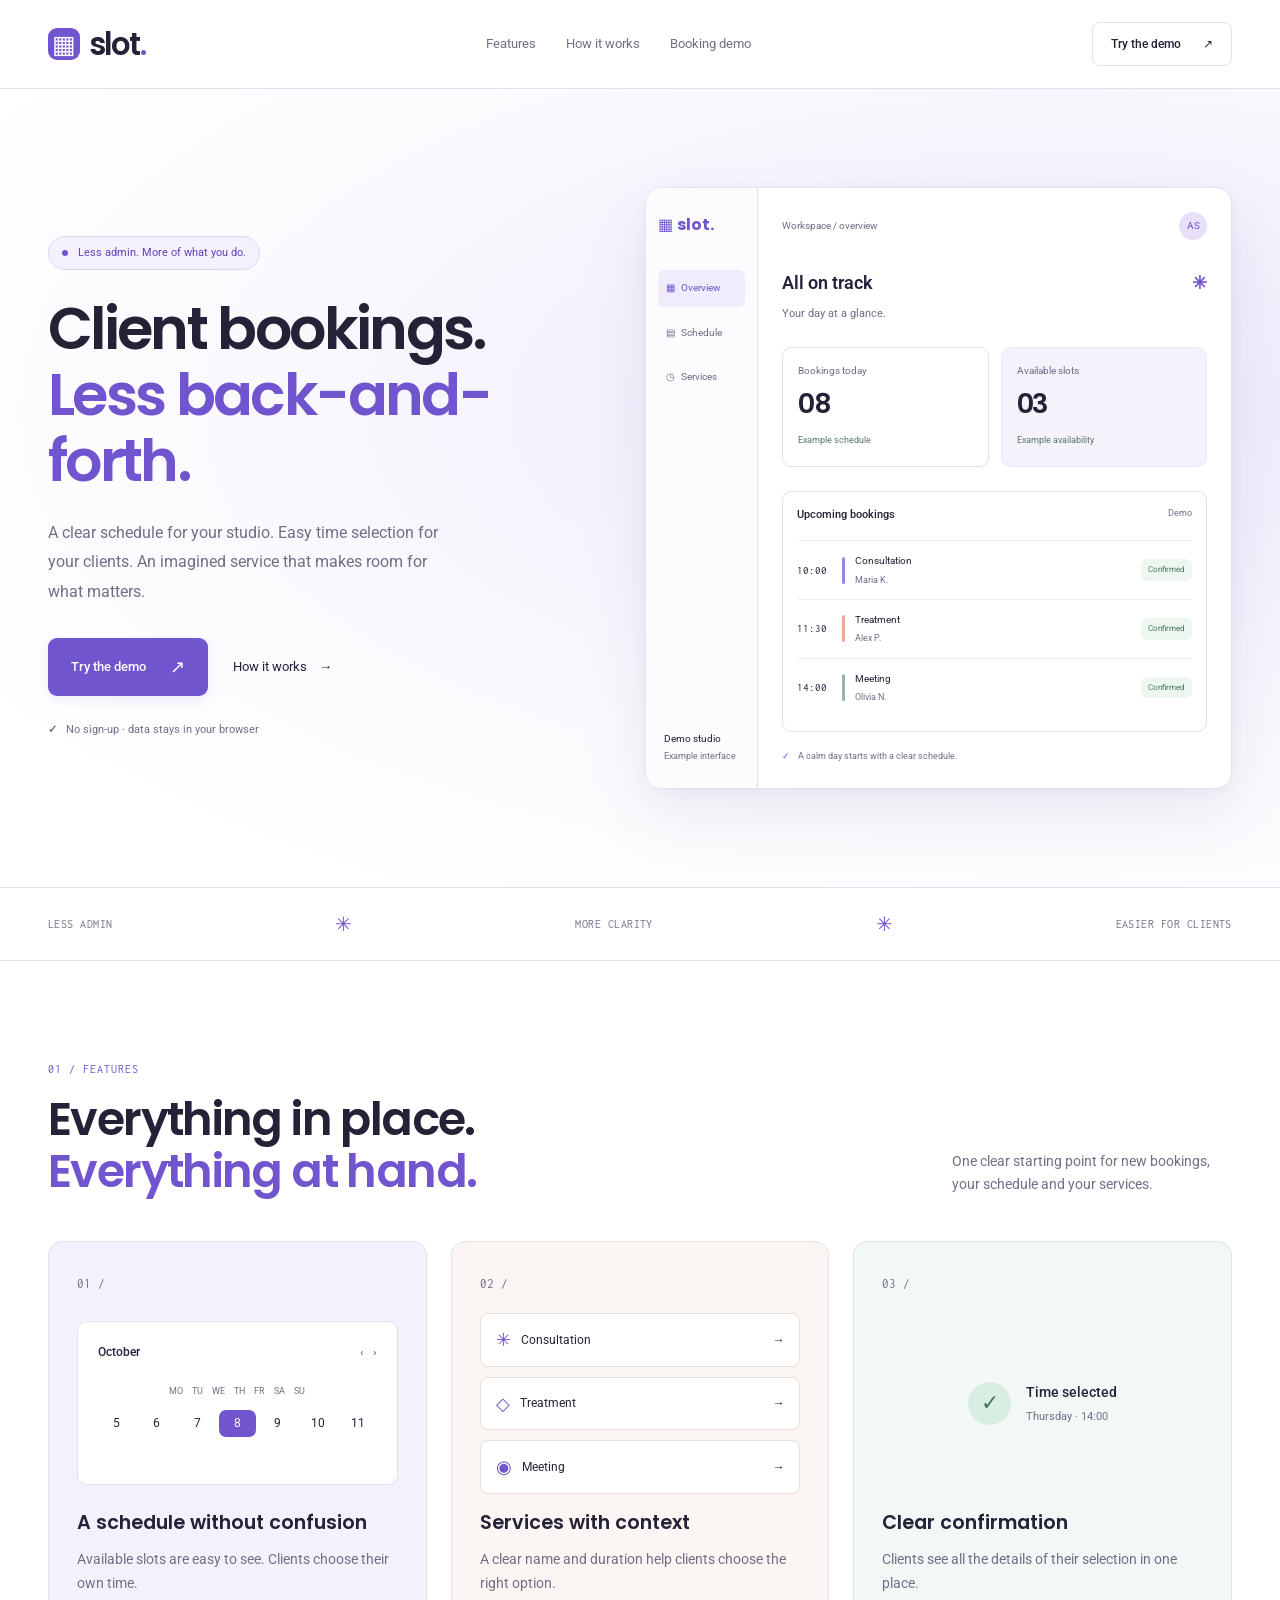
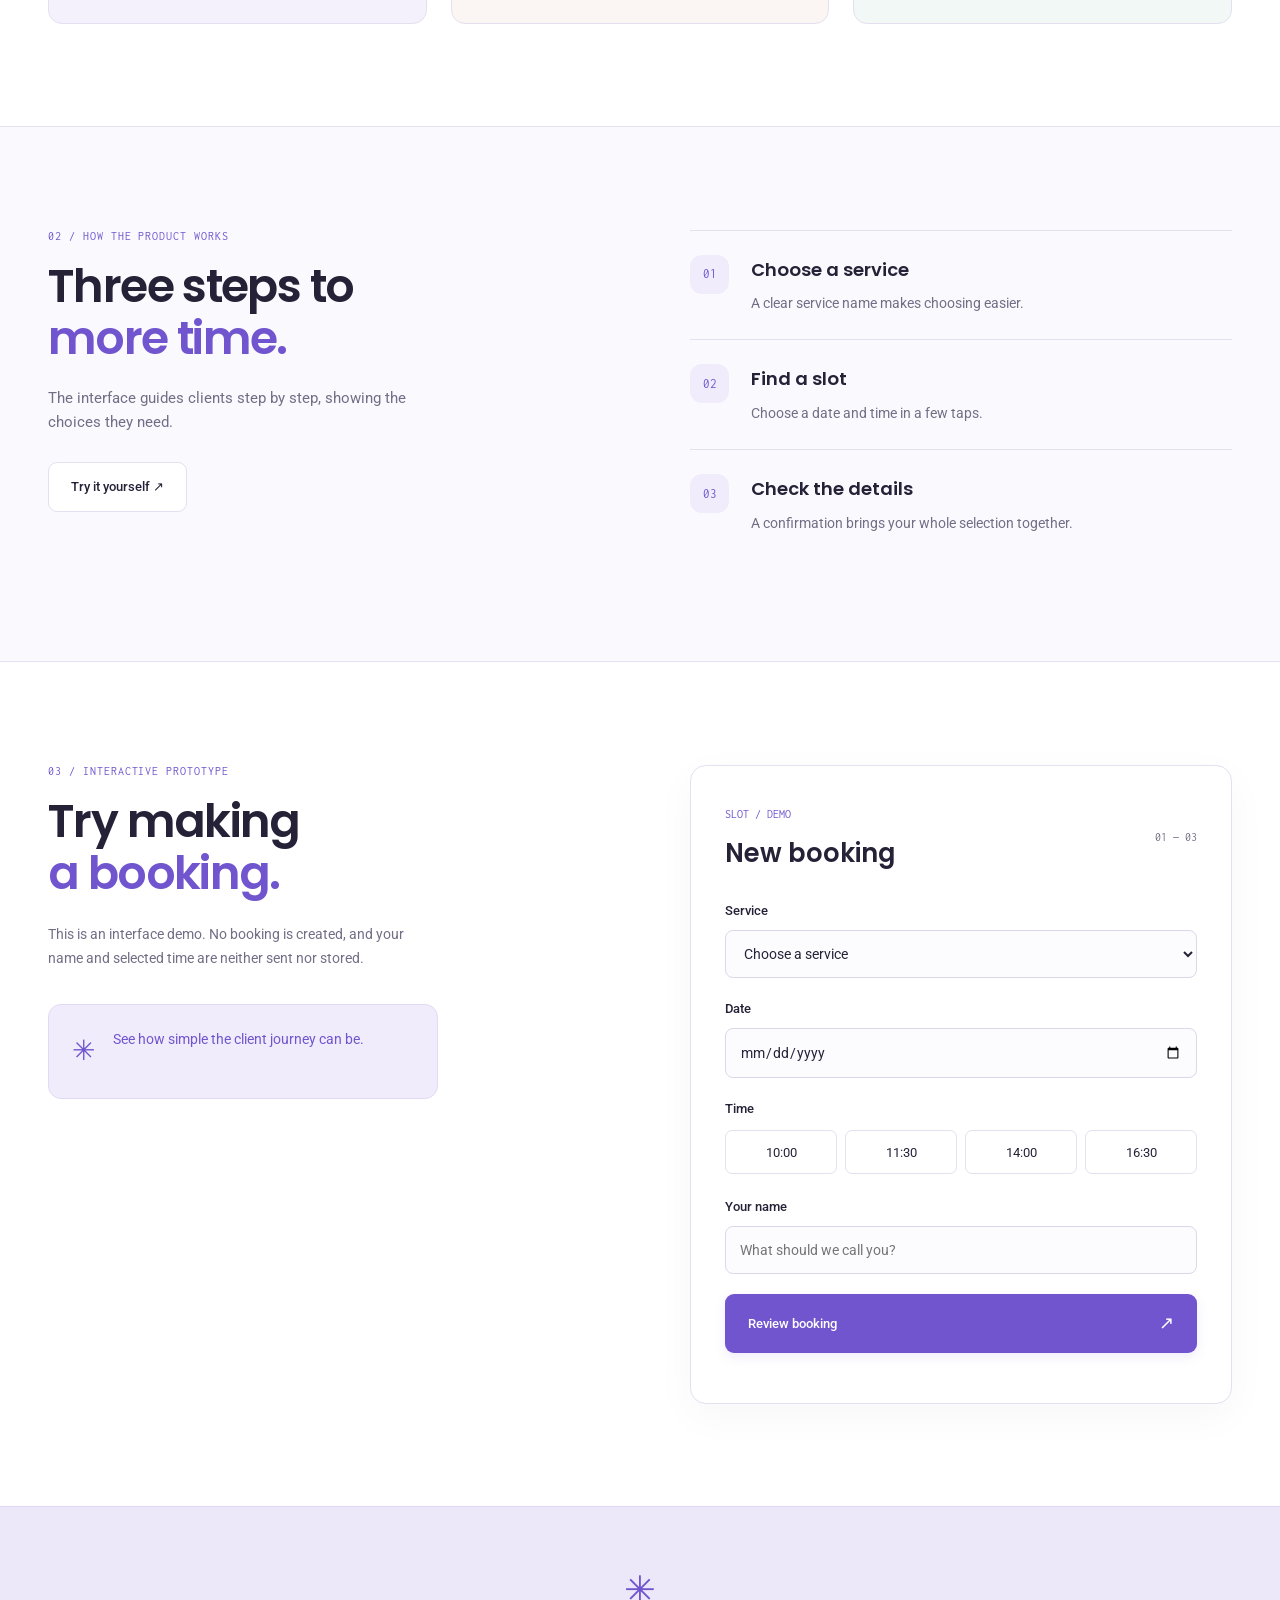
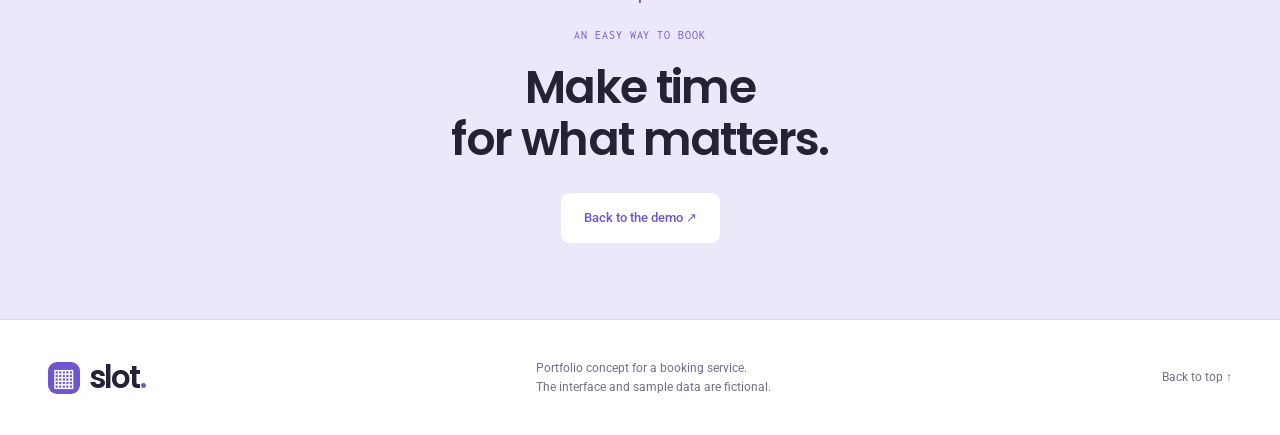
<file: index.html>
<!doctype html>
<html lang="en">
<head>
  <meta charset="utf-8"><meta name="viewport" content="width=device-width, initial-scale=1">
  <meta name="description" content="SLOT — a portfolio concept for a booking service for small studios. Explore a clear schedule and a browser-local booking demo.">
  <meta name="theme-color" content="#f7f6fc"><title>SLOT — booking without the back-and-forth</title>
  <link rel="stylesheet" href="assets/fonts/fonts.css">
  <link rel="stylesheet" href="css/style.css"><script src="js/script.en.js" defer></script>
</head>
<body id="top">
  <a class="skip-link" href="#main">Skip to content</a>
  <header class="header"><div class="wrap header-inner"><a class="logo" href="#top" aria-label="SLOT — back to top"><span class="logo-icon" aria-hidden="true">▦</span>slot<span class="logo-dot">.</span></a><button class="menu-toggle" type="button" aria-label="Open menu" aria-expanded="false" aria-controls="nav">☰</button><nav id="nav" class="nav" aria-label="Main navigation"><a href="#features">Features</a><a href="#how">How it works</a><a href="#demo">Booking demo</a></nav><a class="header-cta" href="#demo">Try the demo <span aria-hidden="true">↗</span></a></div></header>
  <main id="main">
    <section class="hero" aria-labelledby="hero-title">
      <div class="wrap hero-grid">
        <div class="hero-copy">
          <span class="pill"><span class="pill-dot" aria-hidden="true"></span>Less admin. More of what you do.</span>
          <h1 id="hero-title">Client bookings.<br><span>Less back-and-forth.</span></h1>
          <p>A clear schedule for your studio. Easy time selection for your clients. An imagined service that makes room for what matters.</p>
          <div class="hero-actions"><a class="button button-dark" href="#demo">Try the demo <span aria-hidden="true">↗</span></a><a class="text-link" href="#how">How it works <span aria-hidden="true">→</span></a></div>
          <div class="hero-note"><span class="note-icon" aria-hidden="true">✓</span><span>No sign-up · data stays in your browser</span></div>
        </div>
        <div class="dashboard" role="img" aria-label="Example SLOT interface: eight demo appointments and three available slots. This is an illustration; no real bookings are created.">
          <div class="dash-side"><div class="dash-logo">▦ <strong>slot.</strong></div><div class="dash-nav active">▦ &nbsp; Overview</div><div class="dash-nav">▤ &nbsp; Schedule</div><div class="dash-nav">◷ &nbsp; Services</div><div class="dash-side-bottom">Demo studio<br><span>Example interface</span></div></div>
          <div class="dash-main">
            <div class="dash-top"><span>Workspace / overview</span><span class="avatar">AS</span></div>
            <div class="dash-title">All on track <span aria-hidden="true">✳</span></div><div class="dash-sub">Your day at a glance.</div>
            <div class="dash-stats"><div><small>Bookings today</small><strong>08</strong><span>Example schedule</span></div><div><small>Available slots</small><strong>03</strong><span>Example availability</span></div></div>
            <div class="dash-table"><div class="table-title">Upcoming bookings <span>Demo</span></div><div class="table-row"><time>10:00</time><span class="table-mark purple"></span><div>Consultation<small>Maria K.</small></div><b>Confirmed</b></div><div class="table-row"><time>11:30</time><span class="table-mark coral"></span><div>Treatment<small>Alex P.</small></div><b>Confirmed</b></div><div class="table-row"><time>14:00</time><span class="table-mark green"></span><div>Meeting<small>Olivia N.</small></div><b>Confirmed</b></div></div>
            <div class="dash-caption"><span aria-hidden="true">✓</span> A calm day starts with a clear schedule.</div>
          </div>
        </div>
      </div>
    </section>
    <section class="ticker" aria-label="Key benefits"><div class="wrap ticker-inner"><span>LESS ADMIN</span><i>✳</i><span>MORE CLARITY</span><i>✳</i><span>EASIER FOR CLIENTS</span></div></section>
    <section class="section features" id="features"><div class="wrap"><div class="section-head"><div><p class="eyebrow">01 / Features</p><h2>Everything in place.<br><span>Everything at hand.</span></h2></div><p>One clear starting point for new bookings, your schedule and your services.</p></div><div class="feature-grid"><article class="feature-card lilac"><span class="feature-number">01 /</span><div class="feature-visual calendar-mini" aria-hidden="true"><div class="mini-header">October <span>‹ &nbsp; ›</span></div><div class="mini-days">MO TU WE TH FR SA SU</div><div class="mini-dates"><span>5</span><span>6</span><span>7</span><span class="selected">8</span><span>9</span><span>10</span><span>11</span></div></div><h3>A schedule without confusion</h3><p>Available slots are easy to see. Clients choose their own time.</p></article><article class="feature-card peach"><span class="feature-number">02 /</span><div class="feature-visual service-mini" aria-hidden="true"><div><span>✳</span> Consultation <b>→</b></div><div><span>◇</span> Treatment <b>→</b></div><div><span>◉</span> Meeting <b>→</b></div></div><h3>Services with context</h3><p>A clear name and duration help clients choose the right option.</p></article><article class="feature-card mint"><span class="feature-number">03 /</span><div class="feature-visual notice-mini" aria-hidden="true"><span class="notice-check">✓</span><div><b>Time selected</b><small>Thursday · 14:00</small></div></div><h3>Clear confirmation</h3><p>Clients see all the details of their selection in one place.</p></article></div></div></section>
    <section class="section how" id="how"><div class="wrap how-grid"><div><p class="eyebrow">02 / How the product works</p><h2>Three steps to<br><span>more time.</span></h2><p>The interface guides clients step by step, showing the choices they need.</p><a class="button button-outline" href="#demo">Try it yourself ↗</a></div><div class="how-list"><article><span>01</span><div><h3>Choose a service</h3><p>A clear service name makes choosing easier.</p></div></article><article><span>02</span><div><h3>Find a slot</h3><p>Choose a date and time in a few taps.</p></div></article><article><span>03</span><div><h3>Check the details</h3><p>A confirmation brings your whole selection together.</p></div></article></div></div></section>
    <section class="section demo" id="demo"><div class="wrap demo-grid"><div class="demo-intro"><p class="eyebrow">03 / Interactive prototype</p><h2>Try making<br><span>a booking.</span></h2><p>This is an interface demo. No booking is created, and your name and selected time are neither sent nor stored.</p><div class="demo-bubble"><span>✳</span><p>See how simple the client journey can be.</p></div></div><form id="booking-form" class="booking-card"><div class="booking-top"><div><span class="booking-kicker">SLOT / DEMO</span><h3>New booking</h3></div><span class="booking-step">01 — 03</span></div><label for="service">Service</label><select id="service" required><option value="">Choose a service</option><option>Consultation · 30 minutes</option><option>Meeting · 60 minutes</option><option>Treatment · 90 minutes</option></select><label for="date">Date</label><input id="date" type="date" required><fieldset><legend>Time</legend><div class="time-grid" role="group" aria-label="Choose a time"><button type="button" class="time-button" data-time="10:00" aria-pressed="false">10:00</button><button type="button" class="time-button" data-time="11:30" aria-pressed="false">11:30</button><button type="button" class="time-button" data-time="14:00" aria-pressed="false">14:00</button><button type="button" class="time-button" data-time="16:30" aria-pressed="false">16:30</button></div></fieldset><label for="client-name">Your name</label><input id="client-name" type="text" maxlength="60" autocomplete="name" placeholder="What should we call you?" required><button class="button button-dark booking-submit" type="submit">Review booking <span aria-hidden="true">↗</span></button><p class="booking-result" id="booking-result" role="status" aria-live="polite"></p></form></div></section>
    <section class="closing"><div class="wrap closing-inner"><span class="closing-mark">✳</span><p class="eyebrow">AN EASY WAY TO BOOK</p><h2>Make time<br>for what matters.</h2><a class="button button-light" href="#demo">Back to the demo ↗</a></div></section>
  </main>
  <footer class="footer"><div class="wrap footer-inner"><a class="logo" href="#top"><span class="logo-icon">▦</span>slot<span class="logo-dot">.</span></a><p>Portfolio concept for a booking service.<br>The interface and sample data are fictional.</p><a href="#top">Back to top ↑</a></div></footer>
</body>
</html>
</file>
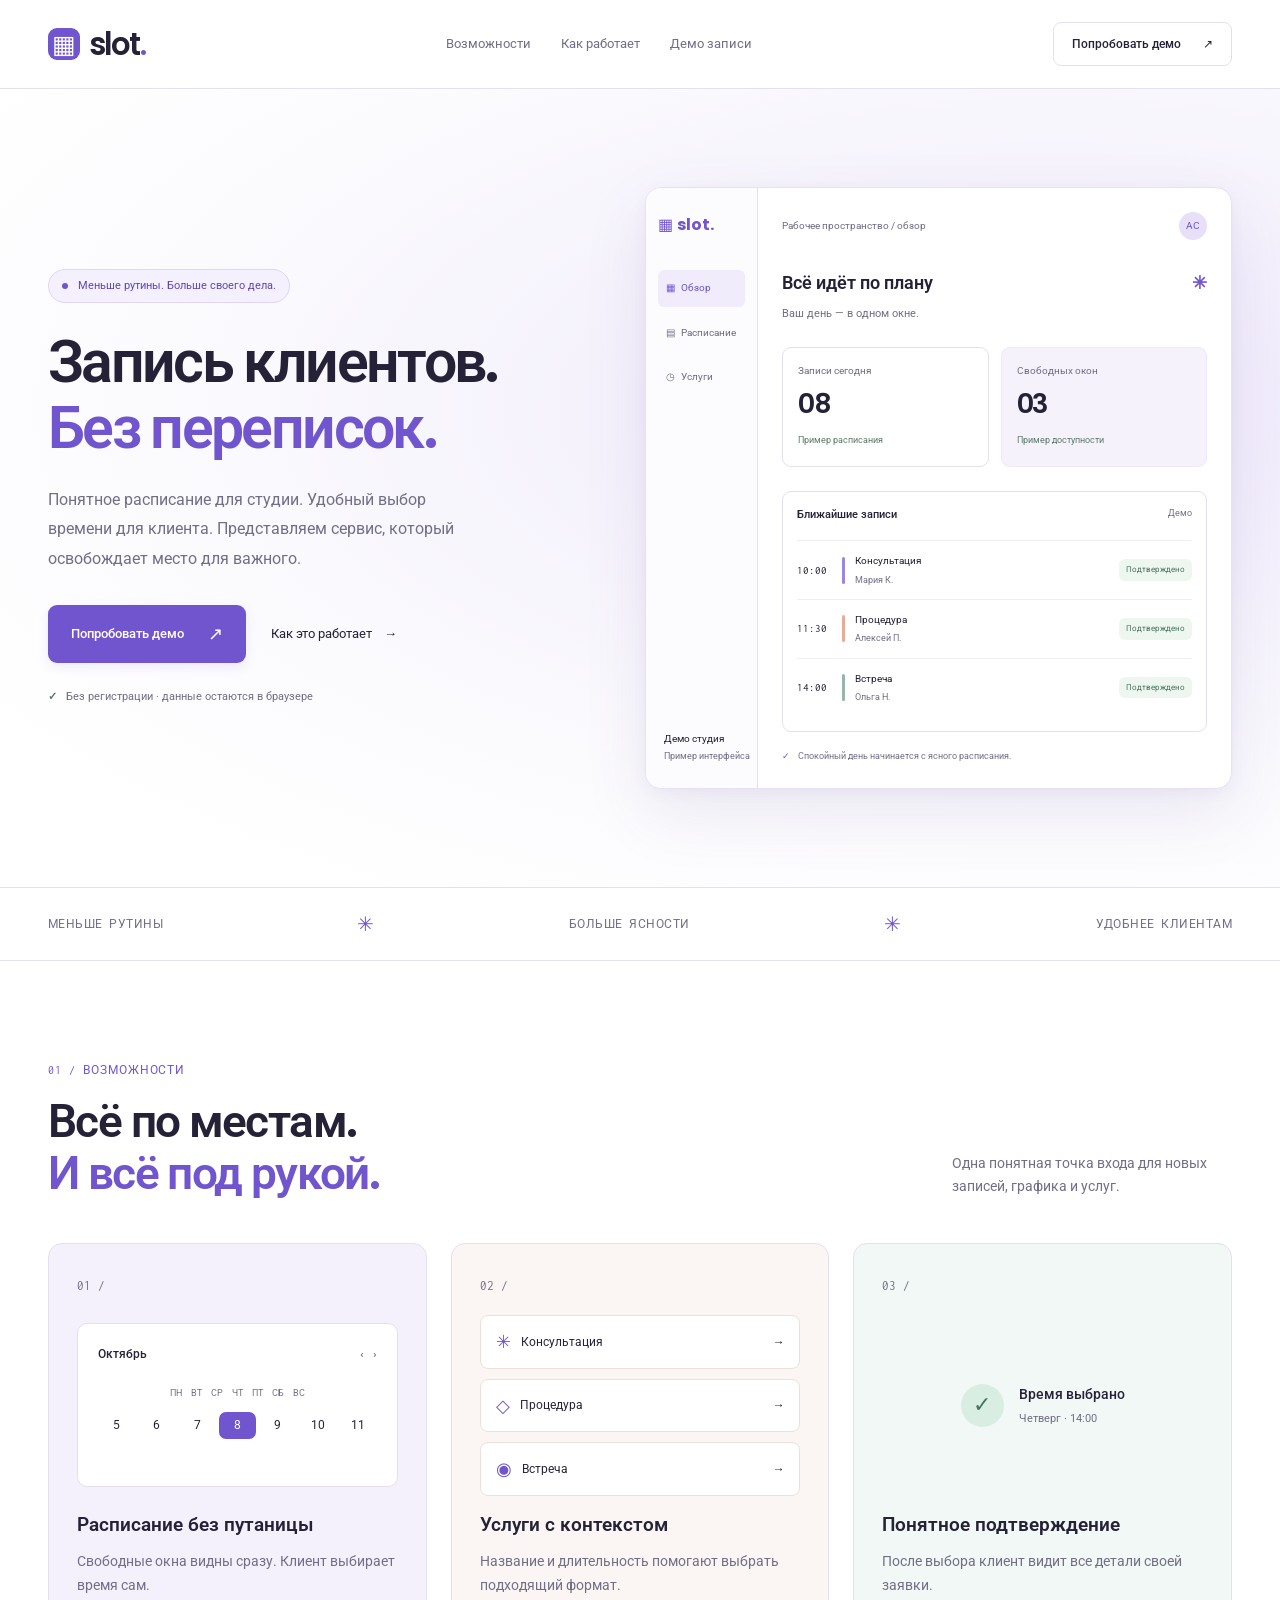
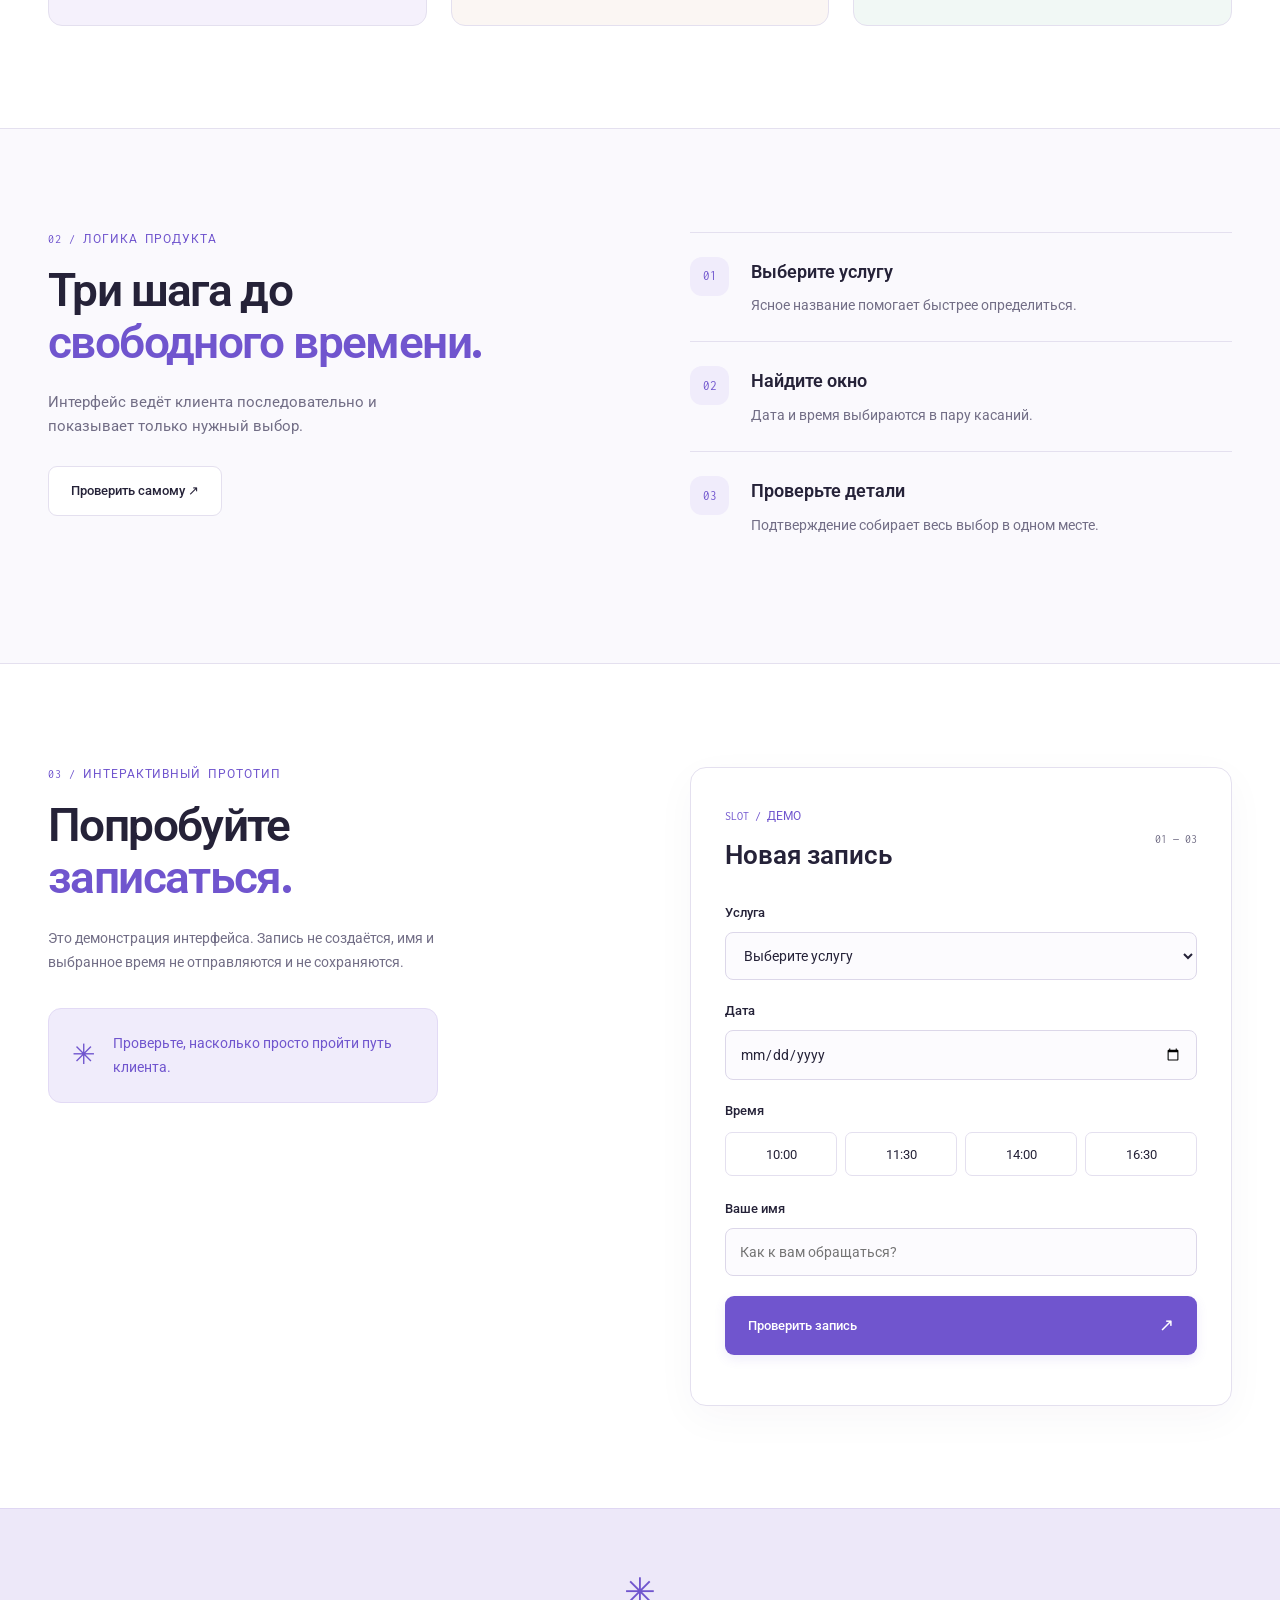
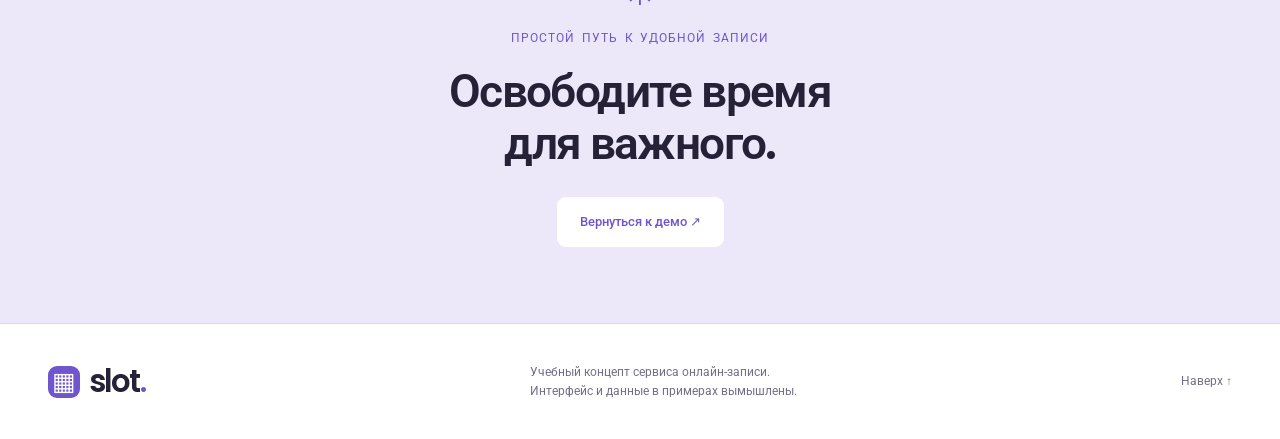
<file: ru.html>
<!doctype html>
<html lang="ru">
<head>
  <meta charset="utf-8"><meta name="viewport" content="width=device-width, initial-scale=1">
  <meta name="description" content="SLOT — учебный концепт сервиса онлайн-записи для небольших студий. Покажите свободное время и собирайте заявки в одном месте.">
  <meta name="theme-color" content="#f7f6fc"><title>SLOT — запись без лишних сообщений</title>
  <link rel="stylesheet" href="assets/fonts/fonts.css">
  <link rel="stylesheet" href="css/style.css"><script src="js/script.js" defer></script>
</head>
<body id="top">
  <a class="skip-link" href="#main">Перейти к содержанию</a>
  <header class="header"><div class="wrap header-inner"><a class="logo" href="#top" aria-label="SLOT — наверх"><span class="logo-icon" aria-hidden="true">▦</span>slot<span class="logo-dot">.</span></a><button class="menu-toggle" type="button" aria-label="Открыть меню" aria-expanded="false" aria-controls="nav">☰</button><nav id="nav" class="nav" aria-label="Основная навигация"><a href="#features">Возможности</a><a href="#how">Как работает</a><a href="#demo">Демо записи</a></nav><a class="header-cta" href="#demo">Попробовать демо <span aria-hidden="true">↗</span></a></div></header>
  <main id="main">
    <section class="hero" aria-labelledby="hero-title">
      <div class="wrap hero-grid">
        <div class="hero-copy">
          <span class="pill"><span class="pill-dot" aria-hidden="true"></span>Меньше рутины. Больше своего дела.</span>
          <h1 id="hero-title">Запись клиентов.<br><span>Без переписок.</span></h1>
          <p>Понятное расписание для студии. Удобный выбор времени для клиента. Представляем сервис, который освобождает место для важного.</p>
          <div class="hero-actions"><a class="button button-dark" href="#demo">Попробовать демо <span aria-hidden="true">↗</span></a><a class="text-link" href="#how">Как это работает <span aria-hidden="true">→</span></a></div>
          <div class="hero-note"><span class="note-icon" aria-hidden="true">✓</span><span>Без регистрации · данные остаются в браузере</span></div>
        </div>
        <div class="dashboard" role="img" aria-label="Пример интерфейса SLOT: восемь демонстрационных записей и три свободных окна. Это иллюстрация, реальные записи не создаются.">
          <div class="dash-side"><div class="dash-logo">▦ <strong>slot.</strong></div><div class="dash-nav active">▦ &nbsp; Обзор</div><div class="dash-nav">▤ &nbsp; Расписание</div><div class="dash-nav">◷ &nbsp; Услуги</div><div class="dash-side-bottom">Демо студия<br><span>Пример интерфейса</span></div></div>
          <div class="dash-main">
            <div class="dash-top"><span>Рабочее пространство / обзор</span><span class="avatar">АС</span></div>
            <div class="dash-title">Всё идёт по плану <span aria-hidden="true">✳</span></div><div class="dash-sub">Ваш день — в одном окне.</div>
            <div class="dash-stats"><div><small>Записи сегодня</small><strong>08</strong><span>Пример расписания</span></div><div><small>Свободных окон</small><strong>03</strong><span>Пример доступности</span></div></div>
            <div class="dash-table"><div class="table-title">Ближайшие записи <span>Демо</span></div><div class="table-row"><time>10:00</time><span class="table-mark purple"></span><div>Консультация<small>Мария К.</small></div><b>Подтверждено</b></div><div class="table-row"><time>11:30</time><span class="table-mark coral"></span><div>Процедура<small>Алексей П.</small></div><b>Подтверждено</b></div><div class="table-row"><time>14:00</time><span class="table-mark green"></span><div>Встреча<small>Ольга Н.</small></div><b>Подтверждено</b></div></div>
            <div class="dash-caption"><span aria-hidden="true">✓</span> Спокойный день начинается с ясного расписания.</div>
          </div>
        </div>
      </div>
    </section>
    <section class="ticker" aria-label="Основные преимущества"><div class="wrap ticker-inner"><span>МЕНЬШЕ РУТИНЫ</span><i>✳</i><span>БОЛЬШЕ ЯСНОСТИ</span><i>✳</i><span>УДОБНЕЕ КЛИЕНТАМ</span></div></section>
    <section class="section features" id="features"><div class="wrap"><div class="section-head"><div><p class="eyebrow">01 / Возможности</p><h2>Всё по местам.<br><span>И всё под рукой.</span></h2></div><p>Одна понятная точка входа для новых записей, графика и услуг.</p></div><div class="feature-grid"><article class="feature-card lilac"><span class="feature-number">01 /</span><div class="feature-visual calendar-mini" aria-hidden="true"><div class="mini-header">Октябрь <span>‹ &nbsp; ›</span></div><div class="mini-days">ПН ВТ СР ЧТ ПТ СБ ВС</div><div class="mini-dates"><span>5</span><span>6</span><span>7</span><span class="selected">8</span><span>9</span><span>10</span><span>11</span></div></div><h3>Расписание без путаницы</h3><p>Свободные окна видны сразу. Клиент выбирает время сам.</p></article><article class="feature-card peach"><span class="feature-number">02 /</span><div class="feature-visual service-mini" aria-hidden="true"><div><span>✳</span> Консультация <b>→</b></div><div><span>◇</span> Процедура <b>→</b></div><div><span>◉</span> Встреча <b>→</b></div></div><h3>Услуги с контекстом</h3><p>Название и длительность помогают выбрать подходящий формат.</p></article><article class="feature-card mint"><span class="feature-number">03 /</span><div class="feature-visual notice-mini" aria-hidden="true"><span class="notice-check">✓</span><div><b>Время выбрано</b><small>Четверг · 14:00</small></div></div><h3>Понятное подтверждение</h3><p>После выбора клиент видит все детали своей заявки.</p></article></div></div></section>
    <section class="section how" id="how"><div class="wrap how-grid"><div><p class="eyebrow">02 / Логика продукта</p><h2>Три шага до<br><span>свободного времени.</span></h2><p>Интерфейс ведёт клиента последовательно и показывает только нужный выбор.</p><a class="button button-outline" href="#demo">Проверить самому ↗</a></div><div class="how-list"><article><span>01</span><div><h3>Выберите услугу</h3><p>Ясное название помогает быстрее определиться.</p></div></article><article><span>02</span><div><h3>Найдите окно</h3><p>Дата и время выбираются в пару касаний.</p></div></article><article><span>03</span><div><h3>Проверьте детали</h3><p>Подтверждение собирает весь выбор в одном месте.</p></div></article></div></div></section>
    <section class="section demo" id="demo"><div class="wrap demo-grid"><div class="demo-intro"><p class="eyebrow">03 / Интерактивный прототип</p><h2>Попробуйте<br><span>записаться.</span></h2><p>Это демонстрация интерфейса. Запись не создаётся, имя и выбранное время не отправляются и не сохраняются.</p><div class="demo-bubble"><span>✳</span><p>Проверьте, насколько просто пройти путь клиента.</p></div></div><form id="booking-form" class="booking-card"><div class="booking-top"><div><span class="booking-kicker">SLOT / ДЕМО</span><h3>Новая запись</h3></div><span class="booking-step">01 — 03</span></div><label for="service">Услуга</label><select id="service" required><option value="">Выберите услугу</option><option>Консультация · 30 минут</option><option>Встреча · 60 минут</option><option>Процедура · 90 минут</option></select><label for="date">Дата</label><input id="date" type="date" required><fieldset><legend>Время</legend><div class="time-grid" role="group" aria-label="Выберите время"><button type="button" class="time-button" data-time="10:00" aria-pressed="false">10:00</button><button type="button" class="time-button" data-time="11:30" aria-pressed="false">11:30</button><button type="button" class="time-button" data-time="14:00" aria-pressed="false">14:00</button><button type="button" class="time-button" data-time="16:30" aria-pressed="false">16:30</button></div></fieldset><label for="client-name">Ваше имя</label><input id="client-name" type="text" maxlength="60" autocomplete="name" placeholder="Как к вам обращаться?" required><button class="button button-dark booking-submit" type="submit">Проверить запись <span aria-hidden="true">↗</span></button><p class="booking-result" id="booking-result" role="status" aria-live="polite"></p></form></div></section>
    <section class="closing"><div class="wrap closing-inner"><span class="closing-mark">✳</span><p class="eyebrow">ПРОСТОЙ ПУТЬ К УДОБНОЙ ЗАПИСИ</p><h2>Освободите время<br>для важного.</h2><a class="button button-light" href="#demo">Вернуться к демо ↗</a></div></section>
  </main>
  <footer class="footer"><div class="wrap footer-inner"><a class="logo" href="#top"><span class="logo-icon">▦</span>slot<span class="logo-dot">.</span></a><p>Учебный концепт сервиса онлайн-записи.<br>Интерфейс и данные в примерах вымышлены.</p><a href="#top">Наверх ↑</a></div></footer>
</body>
</html>
</file>
<file: assets/fonts/fonts.css>
/* Local Google Fonts subsets. Preserve accompanying OFL licenses. */
/* Inconsolata / latin */
@font-face {
  font-family: 'Inconsolata';
  font-style: normal;
  font-weight: 400;
  font-stretch: 100%;
  font-display: swap;
  src: url(./inconsolata-normal-400-latin.woff2) format('woff2');
  unicode-range: U+0000-00FF, U+0131, U+0152-0153, U+02BB-02BC, U+02C6, U+02DA, U+02DC, U+0304, U+0308, U+0329, U+2000-206F, U+20AC, U+2122, U+2191, U+2193, U+2212, U+2215, U+FEFF, U+FFFD;
}

/* Poppins / latin */
@font-face {
  font-family: 'Poppins';
  font-style: normal;
  font-weight: 500;
  font-display: swap;
  src: url(./poppins-normal-500-latin.woff2) format('woff2');
  unicode-range: U+0000-00FF, U+0131, U+0152-0153, U+02BB-02BC, U+02C6, U+02DA, U+02DC, U+0304, U+0308, U+0329, U+2000-206F, U+20AC, U+2122, U+2191, U+2193, U+2212, U+2215, U+FEFF, U+FFFD;
}

/* Poppins / latin */
@font-face {
  font-family: 'Poppins';
  font-style: normal;
  font-weight: 600;
  font-display: swap;
  src: url(./poppins-normal-600-latin.woff2) format('woff2');
  unicode-range: U+0000-00FF, U+0131, U+0152-0153, U+02BB-02BC, U+02C6, U+02DA, U+02DC, U+0304, U+0308, U+0329, U+2000-206F, U+20AC, U+2122, U+2191, U+2193, U+2212, U+2215, U+FEFF, U+FFFD;
}

/* Poppins / latin */
@font-face {
  font-family: 'Poppins';
  font-style: normal;
  font-weight: 700;
  font-display: swap;
  src: url(./poppins-normal-700-latin.woff2) format('woff2');
  unicode-range: U+0000-00FF, U+0131, U+0152-0153, U+02BB-02BC, U+02C6, U+02DA, U+02DC, U+0304, U+0308, U+0329, U+2000-206F, U+20AC, U+2122, U+2191, U+2193, U+2212, U+2215, U+FEFF, U+FFFD;
}

/* Roboto / cyrillic */
@font-face {
  font-family: 'Roboto';
  font-style: normal;
  font-weight: 400 700;
  font-stretch: 100%;
  font-display: swap;
  src: url(./roboto-normal-400-700-cyrillic.woff2) format('woff2');
  unicode-range: U+0301, U+0400-045F, U+0490-0491, U+04B0-04B1, U+2116;
}

/* Roboto / latin */
@font-face {
  font-family: 'Roboto';
  font-style: normal;
  font-weight: 400 700;
  font-stretch: 100%;
  font-display: swap;
  src: url(./roboto-normal-400-700-latin.woff2) format('woff2');
  unicode-range: U+0000-00FF, U+0131, U+0152-0153, U+02BB-02BC, U+02C6, U+02DA, U+02DC, U+0304, U+0308, U+0329, U+2000-206F, U+20AC, U+2122, U+2191, U+2193, U+2212, U+2215, U+FEFF, U+FFFD;
}
</file>
<file: css/style.css>
@charset "UTF-8";
:root {
  color-scheme: light;
  --ink: #252238;
  --muted: #726e86;
  --purple: #7055ce;
  --purple-hover: #573db4;
  --lilac: #f0ecfb;
  --paper: #faf9fd;
  --line: #e4e0ef;
  --display: 'Poppins', 'Roboto', Arial, sans-serif;
  --body: 'Roboto', Arial, sans-serif;
  --mono: 'Inconsolata', 'Roboto', monospace;
}
*, *::before, *::after { box-sizing: border-box; }
html { scroll-behavior: smooth; scroll-padding-top: 24px; }
body { margin: 0; background: white; color: var(--ink); font: 400 16px/1.65 var(--body); }
button, input, select, textarea { font: inherit; }
button { cursor: pointer; }
a { color: inherit; text-decoration: none; }
h1, h2, h3, p { margin: 0; }
h1, h2, h3 { font-family: var(--display); }
.wrap { width: min(100% - 96px, 1280px); margin-inline: auto; }
:focus-visible { outline: 3px solid var(--purple); outline-offset: 4px; }
::selection { background: #d7cdf5; }
.skip-link { position: fixed; top: -80px; left: 20px; z-index: 30; padding: 12px 20px; background: var(--purple); color: white; }
.skip-link:focus { top: 12px; }
.header { border-bottom: 1px solid var(--line); background: white; }
.header-inner { display: flex; align-items: center; justify-content: space-between; gap: 28px; min-height: 88px; }
.logo { display: inline-flex; align-items: center; gap: 9px; flex: none; font: 600 31px/1 var(--display); letter-spacing: -.065em; }
.logo-icon { display: grid; place-items: center; width: 32px; height: 32px; border-radius: 9px; background: var(--purple); color: white; font: 25px/1 var(--body); letter-spacing: 0; }
.logo-dot { margin-left: -8px; color: var(--purple); }
.nav { display: flex; gap: 30px; font-size: .82rem; }
.nav a { display: inline-flex; align-items: center; min-height: 44px; color: var(--muted); }
.nav a:hover { color: var(--purple); }
.header-cta { display: inline-flex; align-items: center; gap: 22px; min-height: 44px; padding: 11px 18px; border: 1px solid var(--line); border-radius: 8px; font-size: .77rem; font-weight: 500; }
.header-cta:hover { background: var(--lilac); }
.menu-toggle { display: none; }
.hero { background: radial-gradient(ellipse at 82% 40%, #eee8fc 0%, #faf9fd 54%, white 85%); }
.hero-grid { display: grid; grid-template-columns: 1fr 1.1fr; align-items: center; gap: 64px; padding-block: 98px; }
.pill { display: inline-flex; align-items: center; gap: 10px; padding: 7px 13px; border: 1px solid #dfd6f5; border-radius: 24px; background: #f4f0fd; color: #6145b7; font-size: .68rem; }
.pill-dot { display: inline-block; width: 6px; height: 6px; border-radius: 50%; background: var(--purple); flex: none; }
.hero h1 { margin-top: 26px; font-size: clamp(2.8rem, 4.6vw, 4.7rem); font-weight: 600; letter-spacing: -.045em; line-height: 1.12; }
.hero h1 > span, h2 > span { color: var(--purple); }
.hero-copy > p { max-width: 410px; margin-top: 24px; color: var(--muted); font-size: .99rem; line-height: 1.85; }
.hero-actions { display: flex; flex-wrap: wrap; align-items: center; gap: 25px; margin-top: 32px; }
.button { display: inline-flex; align-items: center; justify-content: space-between; gap: 24px; min-height: 50px; padding: 13px 22px; border: 1px solid transparent; border-radius: 9px; font-size: .82rem; font-weight: 500; transition: background .2s, box-shadow .2s; }
.button span { font-size: 1.15rem; }
.button-dark { background: var(--purple); color: white; box-shadow: 0 4px 12px #7055ce1c; }
.button-dark:hover { background: var(--purple-hover); }
.button-outline { border-color: var(--line); background: white; }
.button-outline:hover { background: var(--lilac); }
.button-light { background: white; color: var(--purple); }
.button-light:hover { background: var(--lilac); }
.text-link { display: inline-flex; align-items: center; min-height: 44px; gap: 12px; font-size: .82rem; }
.text-link:hover { color: var(--purple); }
.hero-note { display: flex; align-items: center; gap: 9px; margin-top: 25px; color: var(--muted); font-size: .69rem; }
.note-icon { color: #52776c; font-weight: 600; }
.dashboard { display: grid; grid-template-columns: 112px minmax(0, 1fr); min-width: 0; background: white; border: 1px solid #e7e0f6; border-radius: 16px; box-shadow: 0 24px 65px #66538f1a, 0 4px 14px #66538f0d; overflow: hidden; }
.dash-side { position: relative; padding: 24px 12px 100px; border-right: 1px solid var(--line); background: #fcfbfe; }
.dash-logo { color: var(--purple); font-size: 16px; margin-bottom: 32px; }
.dash-logo strong { font-family: var(--display); }
.dash-nav { padding: 10px 8px; margin-bottom: 8px; border-radius: 6px; color: var(--muted); font-size: .61rem; }
.dash-nav.active { background: var(--lilac); color: var(--purple); }
.dash-side-bottom { position: absolute; bottom: 23px; left: 18px; font-size: .64rem; }
.dash-side-bottom > span { color: var(--muted); font-size: .55rem; }
.dash-main { min-width: 0; padding: 24px; }
.dash-top { display: flex; align-items: center; justify-content: space-between; gap: 15px; color: var(--muted); font-size: .62rem; }
.avatar { display: grid; place-items: center; width: 28px; height: 28px; border-radius: 50%; background: #e8e0f9; color: var(--purple); flex: none; font-size: .6rem; }
.dash-title { display: flex; justify-content: space-between; gap: 10px; margin-top: 28px; font-size: 1.15rem; font-weight: 600; }
.dash-title > span { color: var(--purple); }
.dash-sub { margin-top: 7px; color: var(--muted); font-size: .68rem; }
.dash-stats { display: grid; grid-template-columns: 1fr 1fr; gap: 12px; margin-block: 24px; }
.dash-stats > div { padding: 15px; border: 1px solid var(--line); border-radius: 9px; }
.dash-stats > div:last-child { background: #f5f2fc; border-color: #eee8fb; }
.dash-stats small { display: block; color: var(--muted); font-size: .64rem; }
.dash-stats strong { display: block; margin-block: 8px 4px; font: 600 1.7rem/1.2 var(--display); letter-spacing: -.05em; }
.dash-stats span { font-size: .56rem; color: #5c7a68; }
.dash-table { border: 1px solid var(--line); border-radius: 9px; padding: 14px; }
.table-title { display: flex; justify-content: space-between; gap: 12px; margin-bottom: 16px; font-size: .68rem; font-weight: 500; }
.table-title span { color: var(--muted); font-size: .57rem; font-weight: 400; }
.table-row { display: grid; grid-template-columns: 35px 3px minmax(0, 1fr) auto; align-items: center; gap: 10px; padding-block: 12px; border-top: 1px solid #f0edf6; font-size: .62rem; }
.table-row time { font: .66rem var(--mono); }
.table-mark { display: block; height: 27px; border-radius: 2px; }
.purple { background: #9b86df; }.coral { background: #e8ab97; }.green { background: #94b6ab; }
.table-row small { display: block; margin-top: 3px; font-size: .55rem; color: var(--muted); }
.table-row b { padding: 4px 7px; border-radius: 6px; background: #edf7f0; color: #4b7360; font-size: .5rem; font-weight: 400; }
.dash-caption { margin-top: 17px; color: var(--muted); font-size: .58rem; line-height: 1.6; }
.dash-caption > span { color: var(--purple); margin-right: 6px; }
.ticker { border-block: 1px solid var(--line); background: white; }
.ticker-inner { display: flex; justify-content: space-between; align-items: center; gap: 24px; padding-block: 24px; color: var(--muted); font: .73rem var(--mono); letter-spacing: .04em; }
.ticker i { color: var(--purple); font-style: normal; font-size: 20px; }
.section { padding-block: clamp(72px, 8vw, 116px); }
.eyebrow { margin-bottom: 18px; color: var(--purple); font: .75rem var(--mono); letter-spacing: .08em; text-transform: uppercase; }
h2 { font-size: clamp(2.2rem, 3.6vw, 3.5rem); font-weight: 600; line-height: 1.13; letter-spacing: -.035em; }
.section-head { display: flex; align-items: end; justify-content: space-between; gap: 48px; margin-bottom: 44px; }
.section-head > p { max-width: 280px; color: var(--muted); font-size: .9rem; }
.feature-grid { display: grid; grid-template-columns: repeat(3, minmax(0, 1fr)); gap: 24px; }
.feature-card { padding: 28px; border: 1px solid var(--line); border-radius: 14px; background: #fcfbfe; }
.lilac { background: #f5f1fc; }.peach { background: #fbf6f3; }.mint { background: #f1f8f5; }
.feature-number { font: .8rem var(--mono); color: var(--muted); }
.feature-visual { height: 164px; margin-block: 25px; }
.calendar-mini { padding: 20px; border: 1px solid #e5dfed; border-radius: 10px; background: white; }
.mini-header { display: flex; justify-content: space-between; font-size: .76rem; font-weight: 500; }
.mini-header > span { color: var(--muted); }
.mini-days { margin-top: 20px; color: var(--muted); word-spacing: 7px; font-size: .59rem; text-align: center; }
.mini-dates { display: grid; grid-template-columns: repeat(7, 1fr); gap: 3px; margin-top: 12px; font-size: .72rem; text-align: center; }
.mini-dates > span { display: grid; place-items: center; min-height: 27px; }
.mini-dates .selected { border-radius: 7px; background: var(--purple); color: white; }
.service-mini { display: flex; flex-direction: column; justify-content: center; gap: 10px; }
.service-mini > div { display: flex; align-items: center; gap: 10px; padding: 11px 15px; border: 1px solid #ece1da; border-radius: 8px; background: white; font-size: .76rem; }
.service-mini span { color: var(--purple); font-size: 18px; }.service-mini b { margin-left: auto; font-weight: 400; }
.notice-mini { display: flex; align-items: center; justify-content: center; gap: 15px; }
.notice-check { display: grid; place-items: center; width: 43px; height: 43px; border-radius: 50%; background: #d9eee2; color: #477261; font-size: 22px; }
.notice-mini b, .notice-mini small { display: block; }.notice-mini b { font-size: .85rem; font-weight: 500; }.notice-mini small { margin-top: 5px; color: var(--muted); font-size: .7rem; }
.feature-card h3 { font-size: 1.2rem; line-height: 1.35; font-weight: 600; }
.feature-card > p { margin-top: 12px; color: var(--muted); font-size: .88rem; }
.how { background: var(--paper); border-block: 1px solid var(--line); }
.how-grid { display: grid; grid-template-columns: 1fr 1fr; gap: 100px; }
.how-grid > div > p:not(.eyebrow) { max-width: 400px; margin-top: 22px; color: var(--muted); font-size: .92rem; }
.how-grid .button { margin-top: 28px; }
.how-list article { display: flex; gap: 22px; padding-block: 24px; border-top: 1px solid var(--line); }
.how-list article > span { display: grid; place-items: center; width: 39px; height: 39px; background: var(--lilac); color: var(--purple); border-radius: 12px; flex: none; font: .83rem var(--mono); }
.how-list h3 { font-size: 1.13rem; font-weight: 600; }.how-list p { margin-top: 8px; color: var(--muted); font-size: .87rem; }
.demo-grid { display: grid; grid-template-columns: 1fr 1fr; align-items: start; gap: 100px; }
.demo-intro > p:not(.eyebrow) { max-width: 390px; margin-top: 24px; color: var(--muted); font-size: .9rem; }
.demo-bubble { display: flex; gap: 18px; max-width: 390px; margin-top: 34px; padding: 23px; border: 1px solid #e2daf5; border-radius: 13px; background: var(--lilac); color: var(--purple); }
.demo-bubble > span { font-size: 28px; }.demo-bubble p { font-size: .88rem; }
.booking-card { padding: 34px; border: 1px solid var(--line); border-radius: 16px; box-shadow: 0 12px 42px #34245709; background: white; }
.booking-top { display: flex; justify-content: space-between; align-items: center; gap: 20px; margin-bottom: 26px; }
.booking-kicker { font: .74rem var(--mono); color: var(--purple); }.booking-top h3 { margin-top: 6px; font-size: 1.6rem; font-weight: 600; }.booking-step { color: var(--muted); font: .72rem var(--mono); }
.booking-card label { display: block; margin-bottom: 8px; font-size: .82rem; font-weight: 500; }
.booking-card select, .booking-card input { width: 100%; min-width: 0; min-height: 48px; padding: 12px 14px; margin-bottom: 20px; border: 1px solid #dcd7e9; border-radius: 8px; background: #fcfbfe; color: var(--ink); font-size: .86rem; }
.booking-card fieldset { margin: 0 0 22px; padding: 0; border: 0; }
.booking-card legend { margin-bottom: 10px; padding: 0; font-size: .82rem; font-weight: 500; }
.time-grid { display: grid; grid-template-columns: repeat(4, minmax(0, 1fr)); gap: 8px; }
.time-button { min-height: 44px; padding: 8px 3px; border: 1px solid var(--line); border-radius: 7px; background: white; color: var(--ink); font-size: .8rem; }
.time-button:hover { background: var(--lilac); }.time-button.is-selected { background: var(--purple); border-color: var(--purple); color: white; }
.booking-submit { width: 100%; }.booking-result { margin-top: 16px; color: var(--purple); font-size: .85rem; overflow-wrap: anywhere; }
.closing { background: #ede8f9; text-align: center; border-block: 1px solid #dfd7f3; }
.closing-inner { padding-block: 64px 76px; }.closing-mark { display: inline-block; color: var(--purple); font-size: 38px; line-height: 1; margin-bottom: 20px; }.closing h2 { margin-top: 20px; }.closing .button { margin-top: 28px; }
.footer { padding-block: 36px; }.footer-inner { display: flex; justify-content: space-between; align-items: center; gap: 24px; }.footer p, .footer a:last-child { color: var(--muted); font-size: .72rem; }.footer a:last-child { padding-block: 12px; }
@media (max-width: 1050px) {
  .wrap { width: calc(100% - 64px); }.hero-grid { gap: 32px; padding-block: 72px; }.dashboard { grid-template-columns: 84px minmax(0, 1fr); }.dash-side { padding-inline: 7px; }.dash-nav { font-size: .55rem; }.dash-main { padding: 20px; }.table-row b { display: none; }.table-row { grid-template-columns: 35px 3px minmax(0, 1fr); }.feature-card { padding: 22px; }.how-grid, .demo-grid { gap: 56px; }.nav { gap: 20px; }
}
@media (max-width: 850px) {
  .header-cta { display: none; }.hero-grid { grid-template-columns: 1fr; gap: 44px; }.hero-copy { max-width: 590px; }.hero h1 { font-size: clamp(2.8rem, 7vw, 4rem); }.dashboard { width: 100%; max-width: 650px; margin-inline: auto; grid-template-columns: 112px minmax(0, 1fr); }.table-row b { display: block; }.table-row { grid-template-columns: 35px 3px minmax(0, 1fr) auto; }.feature-grid { grid-template-columns: 1fr; }.feature-card { display: grid; grid-template-columns: 1fr 1fr; column-gap: 28px; }.feature-number { grid-column: 2; align-self: end; }.feature-visual { grid-column: 1; grid-row: 1 / 4; margin-block: 0; }.feature-card h3 { grid-column: 2; margin-top: 10px; }.feature-card > p { grid-column: 2; }.how-grid, .demo-grid { gap: 36px; }.section-head > p { max-width: 230px; }
}
@media (max-width: 640px) {
  .wrap { width: calc(100% - 36px); }.header-inner { flex-wrap: wrap; min-height: 72px; padding-block: 15px; gap: 0; }.logo { font-size: 28px; }.nav { width: 100%; flex-direction: column; align-items: stretch; gap: 3px; margin-top: 17px; }.nav a { justify-content: center; }.js .nav { display: none; }.js .nav.is-open { display: flex; }.js .menu-toggle { display: block; width: 44px; height: 44px; margin-left: auto; border: 1px solid var(--line); border-radius: 9px; background: white; color: var(--ink); font-size: 20px; }.hero-grid { padding-block: 44px; gap: 36px; }.pill { font-size: .6rem; padding-inline: 10px; }.hero h1 { font-size: clamp(2.35rem, 10.1vw, 3.5rem); }.hero-copy > p { font-size: .92rem; }.hero-actions { gap: 18px; margin-top: 24px; }.button { font-size: .76rem; padding-inline: 18px; gap: 16px; }.text-link { font-size: .76rem; }.hero-note { font-size: .64rem; margin-top: 20px; }.dashboard { grid-template-columns: minmax(0, 1fr); border-radius: 13px; }.dash-side { display: none; }.dash-main { padding: 22px; }.dash-title { font-size: 1.18rem; }.table-row b { display: none; }.table-row { grid-template-columns: 36px 3px minmax(0, 1fr); }.ticker-inner { flex-direction: column; gap: 12px; padding-block: 24px; font-size: .68rem; }.ticker i { display: none; }.section { padding-block: 62px; }h2 { font-size: clamp(2rem, 8.4vw, 3rem); }.section-head { flex-direction: column; align-items: start; gap: 22px; margin-bottom: 30px; }.section-head > p { max-width: none; }.feature-card { display: block; padding: 25px; }.feature-visual { margin-block: 22px; }.feature-card h3 { margin-top: 0; }.how-grid, .demo-grid { grid-template-columns: 1fr; gap: 34px; }.booking-card { padding: 24px 20px; }.booking-top h3 { font-size: 1.5rem; }.booking-step { font-size: .64rem; }.closing-inner { padding-block: 54px 62px; }.closing .eyebrow { font-size: .64rem; }.footer-inner { flex-wrap: wrap; align-items: start; }.footer p { order: 3; width: 100%; }
}
@media (prefers-reduced-motion: reduce) { html { scroll-behavior: auto; } *, *::before, *::after { transition: none !important; } }
</file>
